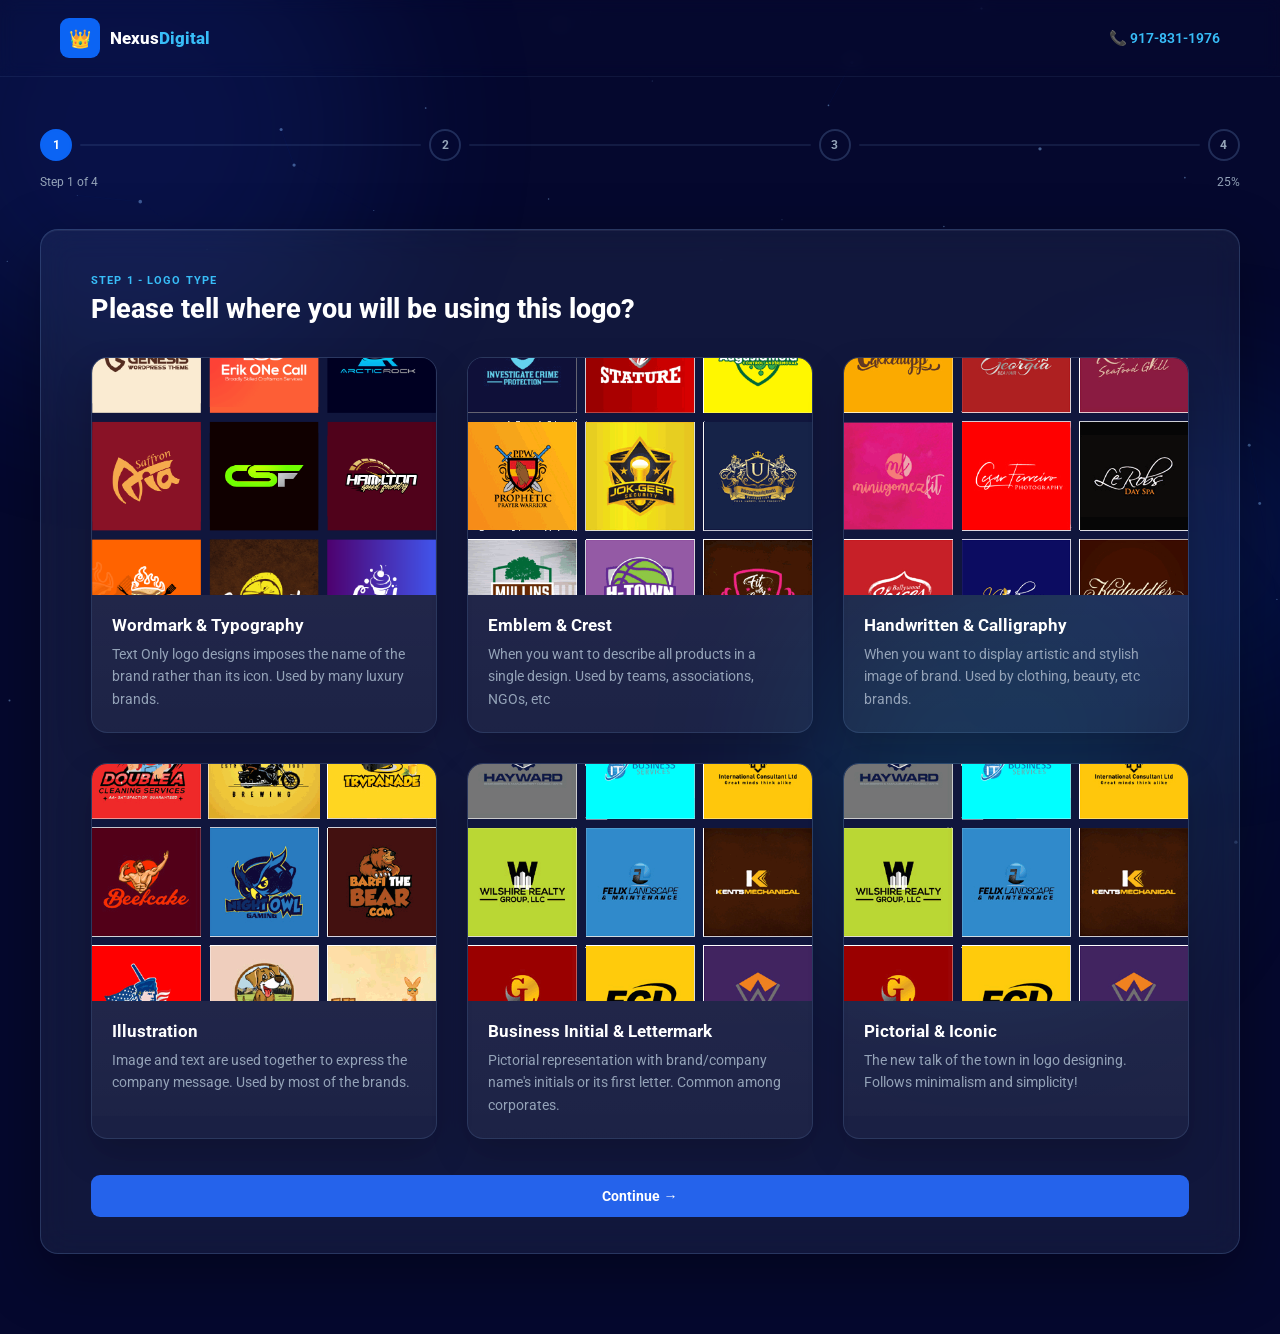
<file: logo-steps.html>
﻿<!DOCTYPE html>
<html lang="en">
<head>
<meta charset="UTF-8"/>
<meta name="viewport" content="width=device-width, initial-scale=1.0"/>
<title>Build Your Logo – NexusDigital</title>
<link href="https://fonts.googleapis.com/css2?family=Roboto:wght@300;400;500;600;700;800&display=swap" rel="stylesheet"/>
<style>
  :root {
    --navy:       #05082e;
    --navy2:      #080c3a;
    --accent:     #2563eb;
    --accent2:    #38bdf8;
    --cyan:       #06b6d4;
    --orange:     hsl(217 91% 50%);
    --orange-dk:  hsl(217 91% 45%);
    --text:       #f0f6ff;
    --muted:      #94a3b8;
    --card-bg:    rgba(186,219,255,0.07);
    --card-border:rgba(147,197,253,0.18);
  }

  *, *::before, *::after { box-sizing: border-box; margin: 0; padding: 0; }

  body {
    font-family: 'Roboto', sans-serif;
    background: var(--navy);
    color: var(--text);
    min-height: 100vh;
    overflow-x: hidden;
  }

  /* ── CANVAS ── */
  #particles { position: fixed; inset: 0; z-index: 0; pointer-events: none; }

  /* ── GLOWS ── */
  .glow { position: fixed; border-radius: 50%; filter: blur(90px); pointer-events: none; z-index: 0; opacity: .15; }
  .g1 { width: 500px; height: 500px; background: #1d4ed8; top: -120px; left: -120px; }
  .g2 { width: 380px; height: 380px; background: #06b6d4; bottom: -60px; right: 100px; }
  .g3 { width: 280px; height: 280px; background: hsl(217 91% 50%); top: 45%; right: -60px; }

  /* ── HEADER ── */
  header {
    position: relative; z-index: 20;
    display: flex; align-items: center; justify-content: space-between;
    padding: 18px 60px;
    border-bottom: 1px solid rgba(147,197,253,0.08);
    backdrop-filter: blur(8px);
  }
  .logo-link { display: flex; align-items: center; gap: 10px; text-decoration: none; }
  .logo-icon { width: 40px; height: 40px; background: var(--orange); border-radius: 9px; display: flex; align-items: center; justify-content: center; font-size: 18px; }
  .logo-text { font-family: 'Roboto', sans-serif; font-weight: 800; font-size: 1.05rem; color: #fff; }
  .logo-text span { color: var(--accent2); }
  .hdr-phone { display: flex; align-items: center; gap: 7px; color: var(--accent2); font-size: .9rem; font-weight: 600; text-decoration: none; }

  /* ── PAGE WRAPPER ── */
  .page {
    position: relative; z-index: 5;
    max-width: 1500px;
    margin: 0 auto;
    padding: 52px 40px 80px;
  }

  /* ── PROGRESS ── */
  .progress-block { margin-bottom: 40px; }
  .step-indicators {
    display: flex; gap: 8px; align-items: center; margin-bottom: 14px;
  }
  .step-dot {
    width: 32px; height: 32px; border-radius: 50%;
    border: 2px solid rgba(147,197,253,0.2);
    display: flex; align-items: center; justify-content: center;
    font-size: .72rem; font-weight: 700; color: var(--muted);
    transition: all .3s;
  }
  .step-dot.done  { background: var(--accent); border-color: var(--accent); color: #fff; }
  .step-dot.active{ background: var(--orange); border-color: var(--orange); color: #fff; }
  .step-line { flex: 1; height: 2px; background: rgba(147,197,253,0.1); border-radius: 99px; overflow: hidden; }
  .step-line-fill { height: 100%; background: linear-gradient(90deg,var(--accent),var(--cyan)); border-radius: 99px; transition: width .4s; }

  .progress-meta { display: flex; justify-content: space-between; font-size: .75rem; color: var(--muted); }

  /* ── STEP CARD ── */
  .step-card {
    background: var(--card-bg);
    border: 1px solid var(--card-border);
    border-radius: 18px;
    padding: 44px 50px 36px;
    backdrop-filter: blur(16px);
    box-shadow: 0 20px 60px rgba(0,0,0,.35), inset 0 1px 0 rgba(255,255,255,.06);
  }

  .step { display: none; animation: fadeUp .3s ease; }
  .step.active { display: block; }
  @keyframes fadeUp {
    from { opacity:0; transform: translateY(10px); }
    to   { opacity:1; transform: translateY(0); }
  }

  .step-eyebrow {
    font-size: .7rem; font-weight: 700; letter-spacing: .1em;
    text-transform: uppercase; color: var(--accent2); margin-bottom: 6px;
  }
  .step-heading {
    font-family: 'Roboto', sans-serif; font-size: 1.7rem; font-weight: 800;
    color: #fff; margin-bottom: 32px;
  }

  /* ────────────── STEP 1 – LOGO TYPE ────────────── */
  .logo-grid {
    display: grid;
    grid-template-columns: repeat(3, minmax(0, 1fr));
    gap: 30px;
    margin-bottom: 36px;
  }
  .logo-card {
    background: rgba(255,255,255,0.04);
    border: 1px solid rgba(147,197,253,0.14);
    border-radius: 16px;
    overflow: hidden;
    cursor: pointer;
    transition: transform .2s ease, border-color .2s ease, box-shadow .2s ease;
    box-shadow: 0 16px 36px rgba(0,0,0,.18);
  }
  .logo-card:hover {
    transform: translateY(-4px);
    border-color: rgba(56,189,248,0.45);
  }
  .logo-card.selected {
    border-color: var(--accent2);
    box-shadow: 0 18px 44px rgba(37,99,235,.2);
  }
  .logo-preview {
    width: 100%;
    aspect-ratio: 16 / 11;
    object-fit: cover;
    display: block;
    background: #10163d;
  }
  .logo-copy {
    padding: 20px 20px 22px;
    background: linear-gradient(180deg, rgba(255,255,255,0.03), rgba(255,255,255,0.01));
  }
  .logo-copy h4 {
    font-family: 'Roboto', sans-serif;
    font-size: 1.08rem;
    font-weight: 700;
    color: #fff;
    margin-bottom: 8px;
  }
  .logo-copy p {
    font-size: .88rem;
    color: var(--muted);
    line-height: 1.6;
  }

  /* ────────────── STEP 2 – INDUSTRY ────────────── */
  .industry-grid {
    display: grid; grid-template-columns: repeat(6, 1fr); gap: 8px;
  }
  .ind-item {
    display: flex; flex-direction: column; align-items: center; gap: 7px;
    padding: 12px 6px; border-radius: 11px;
    border: 1.5px solid rgba(147,197,253,0.1);
    background: rgba(15,23,80,0.4); cursor: pointer;
    transition: border-color .2s, background .2s;
  }
  .ind-item:hover, .ind-item.selected {
    border-color: var(--orange); background: rgba(249,115,22,0.09);
  }
  .ind-icon {
    width: 38px; height: 38px; border-radius: 50%;
    border: 1.5px solid var(--orange);
    display: flex; align-items: center; justify-content: center;
    font-size: 1rem;
  }
  .ind-item span { font-size: .58rem; font-weight: 500; text-align: center; color: var(--text); line-height: 1.3; }

  /* ────────────── STEP 3 – SERVICES ────────────── */
  .services-grid {
    display: grid; grid-template-columns: repeat(4, 1fr); gap: 10px;
  }
  .svc-card {
    border-radius: 11px; overflow: hidden; cursor: pointer;
    border: 2px solid transparent;
    transition: border-color .2s, transform .15s;
    background: rgba(15,23,80,0.5);
  }
  .svc-card:hover { transform: translateY(-2px); }
  .svc-card.selected { border-color: var(--accent2); }
  .svc-thumb {
    height: 70px; display: flex; align-items: center;
    justify-content: center; font-size: 1.7rem;
  }
  .svc-info { padding: 9px 10px 11px; }
  .svc-info h4 { font-size: .78rem; font-weight: 700; color: #fff; }
  .svc-info p  { font-size: .65rem; color: var(--muted); margin-top: 2px; }
  .t-logo    { background: linear-gradient(135deg,#1e293b,#334155); }
  .t-brand   { background: linear-gradient(135deg,#1e3a5f,#2d5a8e); }
  .t-web     { background: linear-gradient(135deg,#fbbf24,#f59e0b); }
  .t-biz     { background: linear-gradient(135deg,#06b6d4,#0891b2); }
  .t-app     { background: linear-gradient(135deg,#6366f1,#4f46e5); }
  .t-mkt     { background: linear-gradient(135deg, hsl(217 91% 50%), hsl(217 91% 45%)); }
  .t-lanim   { background: linear-gradient(135deg,#10b981,#059669); }
  .t-vanim   { background: linear-gradient(135deg,#8b5cf6,#7c3aed); }

  /* ────────────── STEP 4 – BUSINESS INFO ────────────── */
  .field { margin-bottom: 16px; }
  .field label { display: block; font-size: .72rem; font-weight: 600; color: var(--muted); margin-bottom: 6px; }
  .field input, .field textarea {
    width: 100%; background: rgba(15,23,80,0.5);
    border: 1.5px solid rgba(147,197,253,0.15);
    border-radius: 9px; padding: 13px 15px;
    color: var(--text); font-family: 'Roboto', sans-serif; font-size: .88rem;
    outline: none; transition: border-color .2s;
  }
  .field input:focus, .field textarea:focus { border-color: var(--accent2); }
  .field input::placeholder, .field textarea::placeholder { color: var(--muted); }
  .field textarea { resize: vertical; min-height: 90px; }
.field input.error, .selection-error { border-color: #ef4444 !important; animation: shake 0.35s ease; }
.field .error-msg { font-size: .7rem; color: #ef4444; margin-top: 5px; display: none; }
.field .error-msg.show { display: block; }
.step-error-msg { display:none; color:#fca5a5; font-size:.78rem; font-weight:600; margin: 18px 0 0; }
.step-error-msg.show { display:block; }
@keyframes shake {
  0%,100% { transform: translateX(0); }
  20%      { transform: translateX(-6px); }
  40%      { transform: translateX(6px); }
  60%      { transform: translateX(-4px); }
  80%      { transform: translateX(4px); }
}

  /* ── NAV ── */
  .nav-row {
    display: flex; align-items: center; justify-content: space-between;
    margin-top: 32px; gap: 12px;
  }
  .btn-back {
    background: rgba(147,197,253,0.07); border: 1px solid rgba(147,197,253,0.15);
    color: var(--muted); padding: 11px 22px; border-radius: 9px;
    font-family: 'Roboto', sans-serif; font-size: .84rem; font-weight: 600;
    cursor: pointer; transition: border-color .2s, color .2s;
  }
  .btn-back:hover { border-color: var(--accent2); color: var(--text); }
  .btn-next {
    flex: 1; background: var(--accent); color: #fff;
    border: none; padding: 13px 28px; border-radius: 9px;
    font-family: 'Roboto', sans-serif; font-size: .88rem; font-weight: 700;
    cursor: pointer; transition: background .2s, transform .15s;
    display: flex; align-items: center; justify-content: center; gap: 6px;
  }
  .btn-next:hover { background: #1d4ed8; transform: translateY(-1px); }
  .btn-submit {
    flex: 1; background: linear-gradient(135deg, var(--orange), var(--orange-dk));
    color: #fff; border: none; padding: 13px 28px; border-radius: 9px;
    font-family: 'Roboto', sans-serif; font-size: .88rem; font-weight: 700;
    cursor: pointer; transition: opacity .2s, transform .15s;
    display: flex; align-items: center; justify-content: center; gap: 6px;
  }
  .btn-submit:hover { opacity: .9; transform: translateY(-1px); }

  .skip-row { text-align: center; margin-top: 14px; }
  .skip-btn {
    background: none; border: none; cursor: pointer;
    font-size: .75rem; color: var(--muted); text-decoration: underline;
    text-underline-offset: 3px; transition: color .2s;
  }
  .skip-btn:hover { color: var(--text); }

  /* ── SUCCESS ── */
  .success-wrap {
    text-align: center; padding: 40px 20px;
    display: none; animation: fadeUp .4s ease;
  }
  .success-wrap.active { display: block; }
  .success-icon {
    width: 72px; height: 72px; border-radius: 50%;
    background: rgba(37,99,235,0.15); border: 2px solid var(--accent2);
    display: flex; align-items: center; justify-content: center;
    font-size: 2.2rem; margin: 0 auto 20px;
  }
  .success-wrap h2 { font-family:'Roboto',sans-serif; font-size:1.6rem; font-weight:800; color:#fff; margin-bottom:10px; }
  .success-wrap p  { font-size:.9rem; color:var(--muted); line-height:1.7; max-width:420px; margin: 0 auto 28px; }
  .success-message { color: var(--text); font-weight: 600; }


  @media(max-width:900px){
    .logo-grid { grid-template-columns: repeat(2,1fr); gap: 22px; }
  }
  @media(max-width:700px){
    header { padding: 16px 20px; }
    .page  { padding: 32px 16px 60px; }
    .step-card { padding: 28px 20px 24px; }
    .logo-grid { gap: 18px; }
    .industry-grid { grid-template-columns: repeat(3,1fr); }
    .services-grid { grid-template-columns: repeat(2,1fr); }
    .step-heading { font-size: 1.2rem; }
  }
  @media(max-width:420px){
    .logo-grid { grid-template-columns: 1fr; }
    .industry-grid { grid-template-columns: repeat(2,1fr); }
    .services-grid { grid-template-columns: 1fr 1fr; }
  }
</style>
</head>
<body>

<canvas id="particles"></canvas>
<div class="glow g1"></div>
<div class="glow g2"></div>
<div class="glow g3"></div>

<!-- HEADER -->
<header>
  <a href="index.html" class="logo-link">
    <div class="logo-icon">👑</div>
    <div class="logo-text">Nexus<span>Digital</span></div>
  </a>
  <a href="tel:9178311976" class="hdr-phone">📞 917-831-1976</a>
</header>

<!-- PAGE -->
<div class="page">

  <!-- Progress indicators -->
  <div class="progress-block" id="progressBlock">
    <div class="step-indicators">
      <div class="step-dot active" id="dot1">1</div>
      <div class="step-line"><div class="step-line-fill" id="line1" style="width:0%"></div></div>
      <div class="step-dot" id="dot2">2</div>
      <div class="step-line"><div class="step-line-fill" id="line2" style="width:0%"></div></div>
      <div class="step-dot" id="dot3">3</div>
      <div class="step-line"><div class="step-line-fill" id="line3" style="width:0%"></div></div>
      <div class="step-dot" id="dot4">4</div>
    </div>
    <div class="progress-meta">
      <span id="stepMeta">Step 1 of 4</span>
      <span id="stepPct">25%</span>
    </div>
  </div>

  <!-- STEP CARD -->
  <div class="step-card" id="stepCard">

    <!-- ── STEP 1: Logo Type ── -->
    <div class="step active" id="step1">
      <div class="step-eyebrow">Step 1 - Logo Type</div>
      <h2 class="step-heading">Please tell where you will be using this logo?</h2>
      <div class="logo-grid">
        <div class="logo-card" onclick="selectOne(this,'.logo-card')">
          <img class="logo-preview" src="assets/abstract.png" alt="Wordmark and typography logo examples" />
          <div class="logo-copy">
            <h4>Wordmark &amp; Typography</h4>
            <p>Text Only logo designs imposes the name of the brand rather than its icon. Used by many luxury brands.</p>
          </div>
        </div>
        <div class="logo-card" onclick="selectOne(this,'.logo-card')">
          <img class="logo-preview" src="assets/amblem.png" alt="Emblem and crest logo examples" />
          <div class="logo-copy">
            <h4>Emblem &amp; Crest</h4>
            <p>When you want to describe all products in a single design. Used by teams, associations, NGOs, etc</p>
          </div>
        </div>
        <div class="logo-card" onclick="selectOne(this,'.logo-card')">
          <img class="logo-preview" src="assets/calligraphy.png" alt="Handwritten and calligraphy logo examples" />
          <div class="logo-copy">
            <h4>Handwritten &amp; Calligraphy</h4>
            <p>When you want to display artistic and stylish image of brand. Used by clothing, beauty, etc brands.</p>
          </div>
        </div>
        <div class="logo-card" onclick="selectOne(this,'.logo-card')">
          <img class="logo-preview" src="assets/illustrative.png" alt="Illustration logo examples" />
          <div class="logo-copy">
            <h4>Illustration</h4>
            <p>Image and text are used together to express the company message. Used by most of the brands.</p>
          </div>
        </div>
        <div class="logo-card" onclick="selectOne(this,'.logo-card')">
          <img class="logo-preview" src="assets/initials-&-lettermark.png" alt="Business initial and lettermark logo examples" />
          <div class="logo-copy">
            <h4>Business Initial &amp; Lettermark</h4>
            <p>Pictorial representation with brand/company name's initials or its first letter. Common among corporates.</p>
          </div>
        </div>
        <div class="logo-card" onclick="selectOne(this,'.logo-card')">
          <img class="logo-preview" src="assets/initials-&-lettermark.png" alt="Pictorial and iconic logo examples" />
          <div class="logo-copy">
            <h4>Pictorial &amp; Iconic</h4>
            <p>The new talk of the town in logo designing. Follows minimalism and simplicity!</p>
          </div>
        </div>
      </div>
      <div class="nav-row">
        <button class="btn-next" onclick="nextStep(2)">Continue →</button>
      </div>
    </div>

    <!-- ── STEP 2: Industry ── -->
    <div class="step" id="step2">
      <div class="step-eyebrow">Step 2 — Your Industry</div>
      <h2 class="step-heading">Please Select Your Industry</h2>
      <div class="industry-grid">
        <div class="ind-item" onclick="selectOne(this,'.ind-item')"><div class="ind-icon">🌾</div><span>Agriculture &amp; Outdoor</span></div>
        <div class="ind-item" onclick="selectOne(this,'.ind-item')"><div class="ind-icon">📷</div><span>Art &amp; Photography</span></div>
        <div class="ind-item" onclick="selectOne(this,'.ind-item')"><div class="ind-icon">💆</div><span>Beauty &amp; Spa</span></div>
        <div class="ind-item" onclick="selectOne(this,'.ind-item')"><div class="ind-icon">🏗️</div><span>Building &amp; Construction</span></div>
        <div class="ind-item" onclick="selectOne(this,'.ind-item')"><div class="ind-icon">📈</div><span>Business &amp; Finance</span></div>
        <div class="ind-item" onclick="selectOne(this,'.ind-item')"><div class="ind-icon">🚚</div><span>Delivery &amp; Transport</span></div>
        <div class="ind-item" onclick="selectOne(this,'.ind-item')"><div class="ind-icon">🎓</div><span>Education</span></div>
        <div class="ind-item" onclick="selectOne(this,'.ind-item')"><div class="ind-icon">⚡</div><span>Electronics &amp; Energy</span></div>
        <div class="ind-item" onclick="selectOne(this,'.ind-item')"><div class="ind-icon">👗</div><span>Fashion</span></div>
        <div class="ind-item" onclick="selectOne(this,'.ind-item')"><div class="ind-icon">🍔</div><span>Food &amp; Drinks</span></div>
        <div class="ind-item" onclick="selectOne(this,'.ind-item')"><div class="ind-icon">🎮</div><span>Games &amp; Betting</span></div>
        <div class="ind-item" onclick="selectOne(this,'.ind-item')"><div class="ind-icon">❤️</div><span>Health &amp; Medical</span></div>
        <div class="ind-item" onclick="selectOne(this,'.ind-item')"><div class="ind-icon">🏠</div><span>Home Services</span></div>
        <div class="ind-item" onclick="selectOne(this,'.ind-item')"><div class="ind-icon">⚖️</div><span>Law</span></div>
        <div class="ind-item" onclick="selectOne(this,'.ind-item')"><div class="ind-icon">🕌</div><span>Religious</span></div>
        <div class="ind-item" onclick="selectOne(this,'.ind-item')"><div class="ind-icon">🎵</div><span>Music &amp; Media</span></div>
        <div class="ind-item" onclick="selectOne(this,'.ind-item')"><div class="ind-icon">🏘️</div><span>Real Estate</span></div>
        <div class="ind-item" onclick="selectOne(this,'.ind-item')"><div class="ind-icon">🔬</div><span>Science</span></div>
        <div class="ind-item" onclick="selectOne(this,'.ind-item')"><div class="ind-icon">🔒</div><span>Security</span></div>
        <div class="ind-item" onclick="selectOne(this,'.ind-item')"><div class="ind-icon">💪</div><span>Sports &amp; Fitness</span></div>
        <div class="ind-item" onclick="selectOne(this,'.ind-item')"><div class="ind-icon">💻</div><span>Tech</span></div>
        <div class="ind-item" onclick="selectOne(this,'.ind-item')"><div class="ind-icon">✈️</div><span>Travel &amp; Tourism</span></div>
        <div class="ind-item" onclick="selectOne(this,'.ind-item')"><div class="ind-icon">🐾</div><span>Pet &amp; Animal</span></div>
        <div class="ind-item" onclick="selectOne(this,'.ind-item')"><div class="ind-icon">🌐</div><span>Others</span></div>
      </div>
      <div class="nav-row">
        <button class="btn-back" onclick="goStep(1)">← Back</button>
        <button class="btn-next" onclick="nextStep(3)">Continue →</button>
      </div>
      <div class="skip-row"><button class="skip-btn" onclick="goStep(3)">Skip this &gt;&gt;</button></div>
    </div>

    <!-- ── STEP 3: Design Services ── -->
    <div class="step" id="step3">
      <div class="step-eyebrow">Step 3 — Services</div>
      <h2 class="step-heading">Please Select Design Services</h2>
      <div class="services-grid">
        <div class="svc-card" onclick="toggleSelect(this)">
          <div class="svc-thumb t-logo">🏷️</div>
          <div class="svc-info"><h4>Logo</h4><p>From Rs.6,679</p></div>
        </div>
        <div class="svc-card" onclick="toggleSelect(this)">
          <div class="svc-thumb t-brand">🎨</div>
          <div class="svc-info"><h4>Branding</h4><p>From Rs.6,679</p></div>
        </div>
        <div class="svc-card" onclick="toggleSelect(this)">
          <div class="svc-thumb t-web">🌐</div>
          <div class="svc-info"><h4>Website</h4><p>From Rs.88,459</p></div>
        </div>
        <div class="svc-card" onclick="toggleSelect(this)">
          <div class="svc-thumb t-biz">💼</div>
          <div class="svc-info"><h4>Business Cards</h4><p>From Rs.2,619</p></div>
        </div>
        <div class="svc-card" onclick="toggleSelect(this)">
          <div class="svc-thumb t-app">📱</div>
          <div class="svc-info"><h4>Mobile App</h4><p>From Rs.166,159</p></div>
        </div>
        <div class="svc-card" onclick="toggleSelect(this)">
          <div class="svc-thumb t-mkt">📣</div>
          <div class="svc-info"><h4>Digital Marketing</h4><p>From Rs.3,285</p></div>
        </div>
        <div class="svc-card" onclick="toggleSelect(this)">
          <div class="svc-thumb t-lanim">✨</div>
          <div class="svc-info"><h4>Logo Animation</h4><p>From Rs.40,759</p></div>
        </div>
        <div class="svc-card" onclick="toggleSelect(this)">
          <div class="svc-thumb t-vanim">🎬</div>
          <div class="svc-info"><h4>Video Animation</h4><p>From Rs.54,389</p></div>
        </div>
      </div>
      <div class="nav-row">
        <button class="btn-back" onclick="goStep(2)">← Back</button>
        <button class="btn-next" onclick="nextStep(4)">Continue →</button>
      </div>
      <div class="skip-row"><button class="skip-btn" onclick="goStep(4)">Skip this &gt;&gt;</button></div>
    </div>

    <!-- ── STEP 4: Business Info ── -->
    <div class="step" id="step4">
      <div class="step-eyebrow">Step 4 — About You</div>
      <h2 class="step-heading">Your business / services details?</h2>
      <div class="field">
        <label>Company Name</label>
        <input type="text" id="bizName" placeholder="Company Name"/>
      </div>
      <div class="field">
        <label>Products / Services</label>
        <textarea id="bizDesc" placeholder="Tell Us About Your Products/Services"></textarea>
      </div>
      <div class="field">
        <label>Email Address</label>
        <input type="email" id="bizEmail" placeholder="Email Address"/>
      </div>
      <div class="field">
  <label>Mobile No <span style="color:#ef4444">*</span></label>
  <input type="tel" id="bizPhone" placeholder="Mobile No"/>
  <span class="error-msg" id="phoneError">⚠ Please enter a valid mobile number</span>
</div>
      <div class="nav-row">
        <button class="btn-back" onclick="goStep(3)">← Back</button>
        <button class="btn-submit" onclick="submitForm()">Get 50% Discount →</button>
      </div>
      <div class="skip-row"><button class="skip-btn" onclick="submitForm()">Skip this &gt;&gt;</button></div>
    </div>

  </div><!-- /step-card -->

  <!-- SUCCESS -->
  <div class="success-wrap" id="successWrap">
    <div class="success-icon">OK</div>
    <h2>OK, you are all set.</h2>
    <p class="success-message">Connecting to live chat agent.</p>
    <button class="btn-next" style="max-width:260px;margin:0 auto;" onclick="window.location.href='index.html'">
      Back to Home
    </button>
  </div>

</div><!-- /page -->

<script>
/* ── PARTICLES ── */
(function(){
  const c = document.getElementById('particles');
  const ctx = c.getContext('2d');
  let W, H, pts=[], mouse={x:-999,y:-999};
  function resize(){ W=c.width=innerWidth; H=c.height=innerHeight; }
  resize(); addEventListener('resize',resize);
  for(let i=0;i<70;i++) pts.push({x:Math.random()*innerWidth,y:Math.random()*innerHeight,vx:(Math.random()-.5)*.35,vy:(Math.random()-.5)*.35,r:Math.random()*1.4+.4});
  document.addEventListener('mousemove',e=>{mouse.x=e.clientX;mouse.y=e.clientY;});
  function draw(){
    ctx.clearRect(0,0,W,H);
    pts.forEach(p=>{
      p.x+=p.vx; p.y+=p.vy;
      if(p.x<0||p.x>W)p.vx*=-1; if(p.y<0||p.y>H)p.vy*=-1;
      ctx.beginPath(); ctx.arc(p.x,p.y,p.r,0,Math.PI*2);
      ctx.fillStyle='rgba(147,197,253,0.45)'; ctx.fill();
    });
    for(let i=0;i<pts.length;i++){
      for(let j=i+1;j<pts.length;j++){
        const dx=pts[i].x-pts[j].x, dy=pts[i].y-pts[j].y, d=Math.hypot(dx,dy);
        if(d<110){ ctx.beginPath(); ctx.moveTo(pts[i].x,pts[i].y); ctx.lineTo(pts[j].x,pts[j].y); ctx.strokeStyle=`rgba(37,99,235,${.14*(1-d/110)})`; ctx.lineWidth=.5; ctx.stroke(); }
      }
      const md=Math.hypot(pts[i].x-mouse.x,pts[i].y-mouse.y);
      if(md<150){ ctx.beginPath(); ctx.moveTo(pts[i].x,pts[i].y); ctx.lineTo(mouse.x,mouse.y); ctx.strokeStyle=`rgba(6,182,212,${.18*(1-md/150)})`; ctx.lineWidth=.7; ctx.stroke(); }
    }
    requestAnimationFrame(draw);
  }
  draw();
})();

/* ── STEP LOGIC ── */
let cur = 1;
const total = 4;

// Pre-fill company name from URL param
window.addEventListener('DOMContentLoaded', () => {
  const params = new URLSearchParams(window.location.search);
  const company = params.get('company');
  if (company) {
    const el = document.getElementById('bizName');
    if (el) el.value = decodeURIComponent(company);
  }
});

function goStep(n) {
  document.querySelectorAll('.step').forEach(s => s.classList.remove('active'));
  document.getElementById('step' + n).classList.add('active');
  cur = n;
  clearStepSelectionError();
  updateProgress();
  window.scrollTo({top:0, behavior:'smooth'});
}

function clearStepSelectionError() {
  document.querySelectorAll('.step-error-msg').forEach(msg => msg.classList.remove('show'));
  document.querySelectorAll('.selection-error').forEach(el => el.classList.remove('selection-error'));
}

function showStepSelectionError(stepEl, targetSelector, message) {
  let msg = stepEl.querySelector('.step-error-msg');
  if (!msg) {
    msg = document.createElement('div');
    msg.className = 'step-error-msg';
    const nav = stepEl.querySelector('.nav-row');
    const grid =
      stepEl.querySelector('.logo-grid') ||
      stepEl.querySelector('.industry-grid') ||
      stepEl.querySelector('.services-grid');
    if (grid) {
      grid.insertAdjacentElement('afterend', msg);
    } else {
      stepEl.insertBefore(msg, nav);
    }
  }
  msg.textContent = message;
  msg.classList.add('show');
  stepEl.querySelectorAll(targetSelector).forEach(el => el.classList.add('selection-error'));
}

function nextStep(targetStep) {
  const currentStep = document.getElementById('step' + cur);
  clearStepSelectionError();

  if (cur === 1 && !currentStep.querySelector('.logo-card.selected')) {
    showStepSelectionError(currentStep, '.logo-card', 'Please select a logo type to continue.');
    return;
  }

  if (cur === 2 && !currentStep.querySelector('.ind-item.selected')) {
    showStepSelectionError(currentStep, '.ind-item', 'Please select an industry or use Skip this.');
    return;
  }

  if (cur === 3 && !currentStep.querySelector('.svc-card.selected')) {
    showStepSelectionError(currentStep, '.svc-card', 'Please select at least one service or use Skip this.');
    return;
  }

  goStep(targetStep);
}

function updateProgress() {
  for (let i = 1; i <= total; i++) {
    const dot = document.getElementById('dot' + i);
    dot.classList.remove('done','active');
    if (i < cur)  dot.classList.add('done');
    if (i === cur) dot.classList.add('active');
    if (i < total) {
      document.getElementById('line' + i).style.width = i < cur ? '100%' : '0%';
    }
  }
  const pct = Math.round((cur / total) * 100);
  document.getElementById('stepMeta').textContent = `Step ${cur} of ${total}`;
  document.getElementById('stepPct').textContent   = pct + '%';
}

function selectOne(el, selector) {
  document.querySelectorAll(selector).forEach(c => c.classList.remove('selected'));
  el.classList.add('selected');
  clearStepSelectionError();
}
function toggleSelect(el) {
  el.classList.toggle('selected');
  clearStepSelectionError();
}

function getBusinessFields() {
  return [
    document.getElementById('bizName'),
    document.getElementById('bizDesc'),
    document.getElementById('bizEmail'),
    document.getElementById('bizPhone'),
  ].filter(Boolean);
}

function focusNextBusinessField(currentField) {
  const fields = getBusinessFields();
  const currentIndex = fields.indexOf(currentField);
  const nextEmpty = fields.find(field => !field.value.trim());

  if (nextEmpty && nextEmpty !== currentField) {
    nextEmpty.focus();
    return;
  }

  if (currentIndex >= 0 && currentIndex < fields.length - 1) {
    fields[currentIndex + 1].focus();
    return;
  }

  if (fields.every(field => field.value.trim())) {
    submitForm();
  }
}

window.addEventListener('DOMContentLoaded', () => {
  getBusinessFields().forEach(field => {
    field.addEventListener('keydown', event => {
      if (event.key !== 'Enter') return;
      event.preventDefault();
      focusNextBusinessField(field);
    });
  });
});

function submitForm() {
  const phone = document.getElementById('bizPhone');
  const phoneError = document.getElementById('phoneError');

  // reset any previous error
  phone.classList.remove('error');
  phoneError.classList.remove('show');

  // check digits only — must have at least 7
  const digits = phone.value.trim().replace(/\D/g, '');
  if (digits.length < 7) {
    phone.classList.add('error');
    phoneError.classList.add('show');
    phone.focus();
    return; // stop here — don't show success
  }

  // phone is valid — show success screen
  document.getElementById('stepCard').style.display     = 'none';
  document.getElementById('progressBlock').style.display = 'none';
  document.getElementById('successWrap').classList.add('active');
}
</script>
</body>
</html>
</file>
